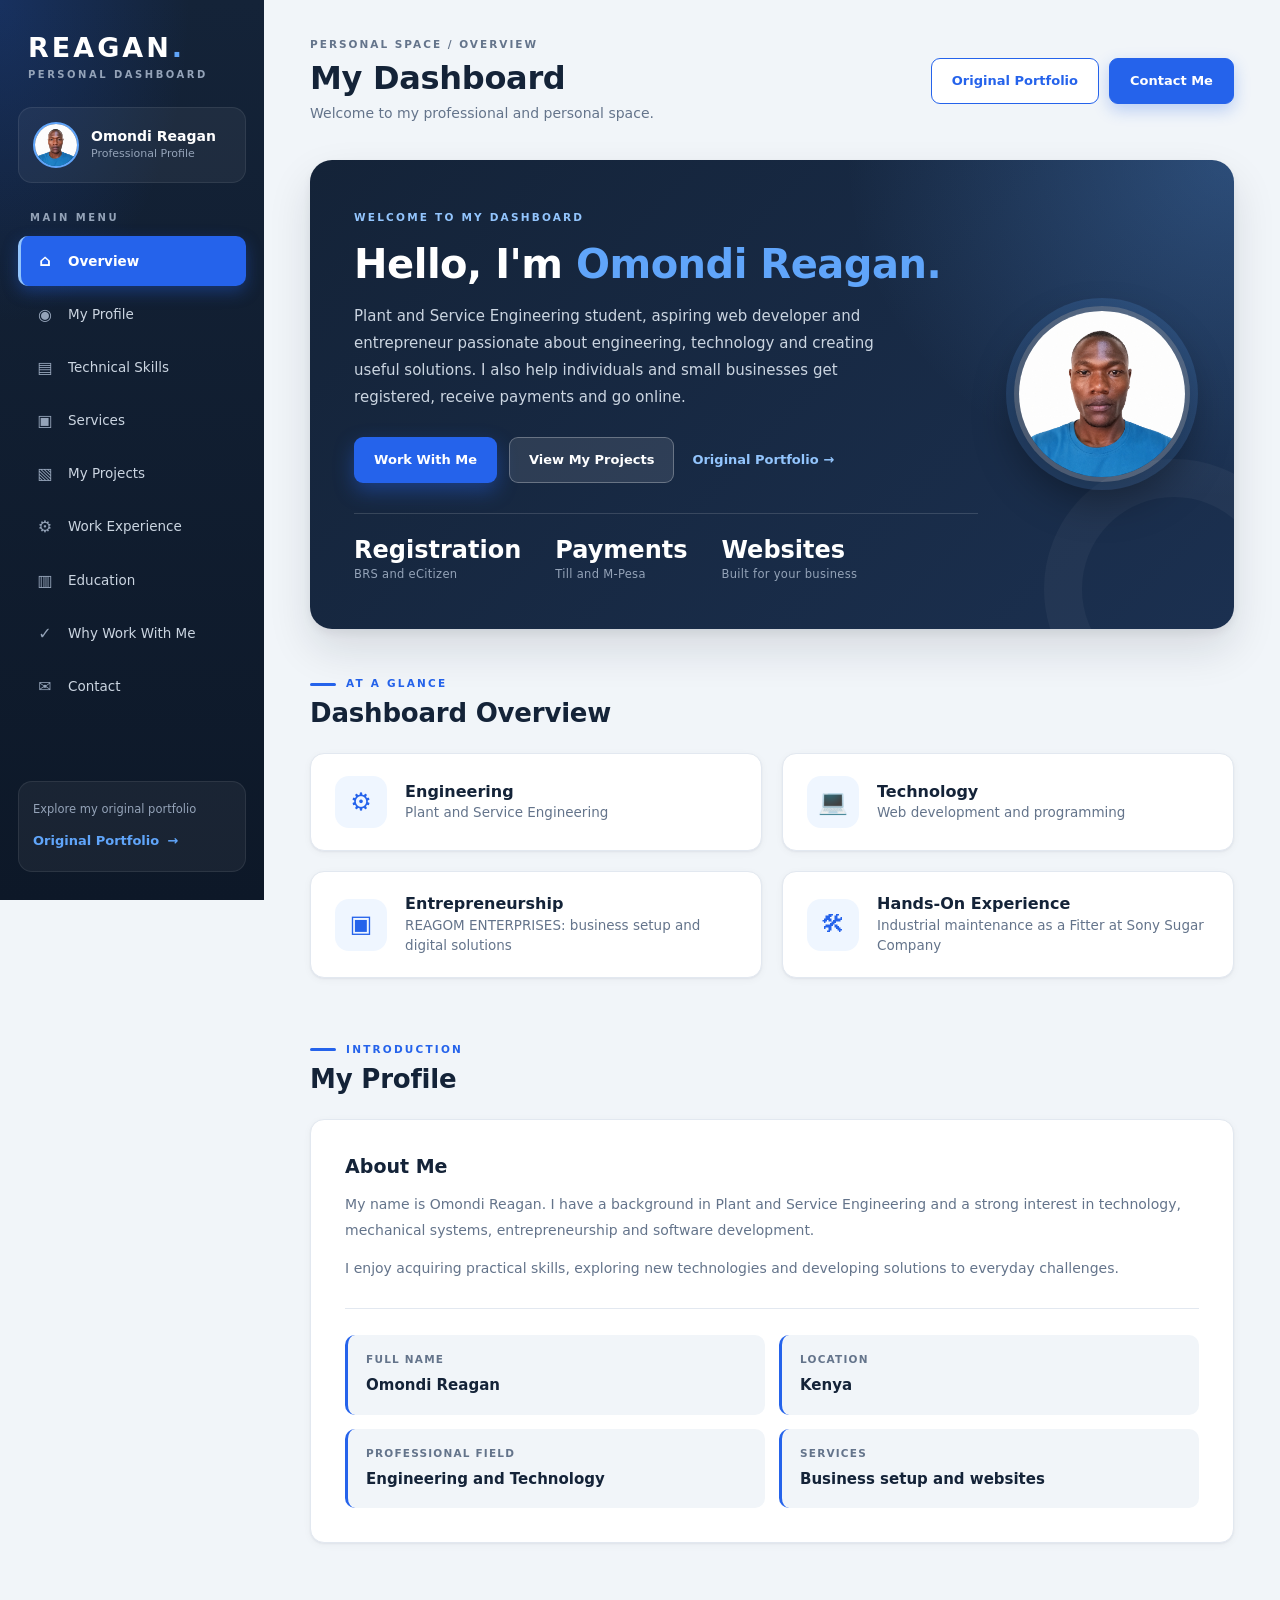
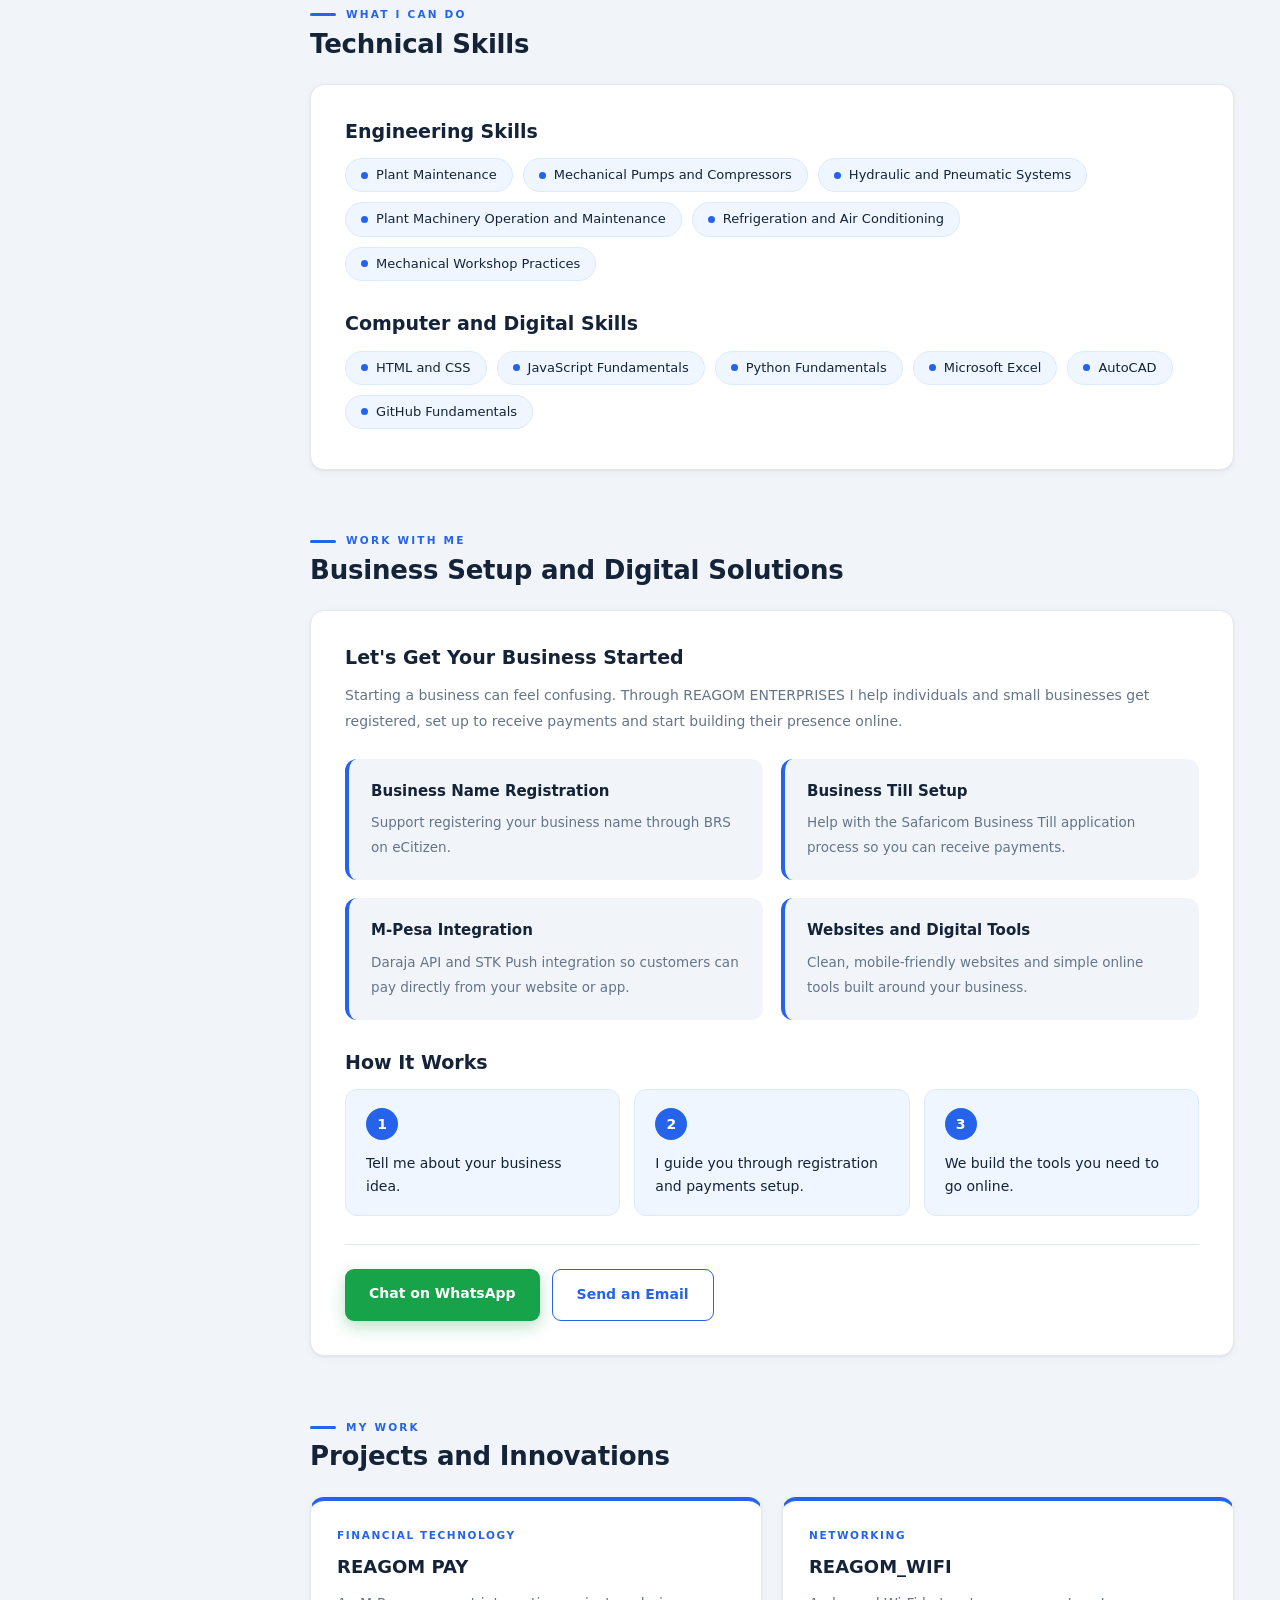
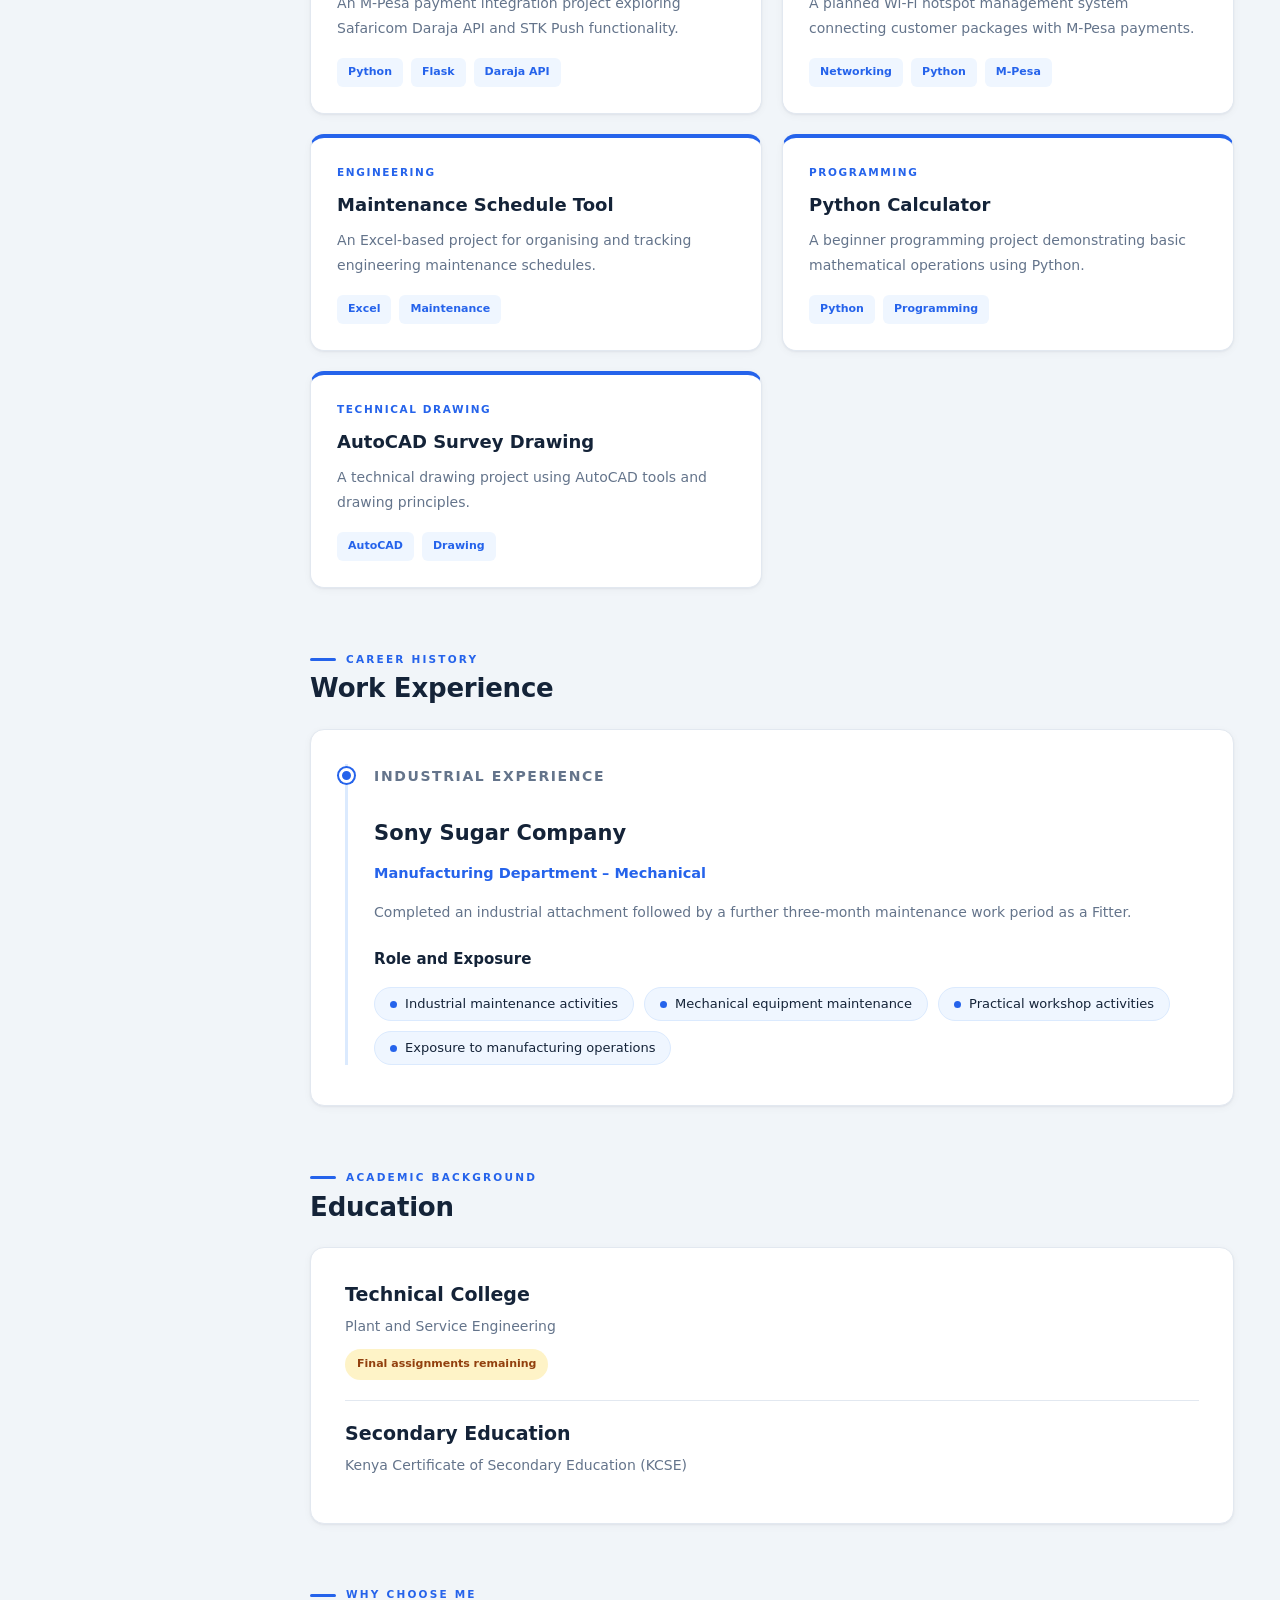
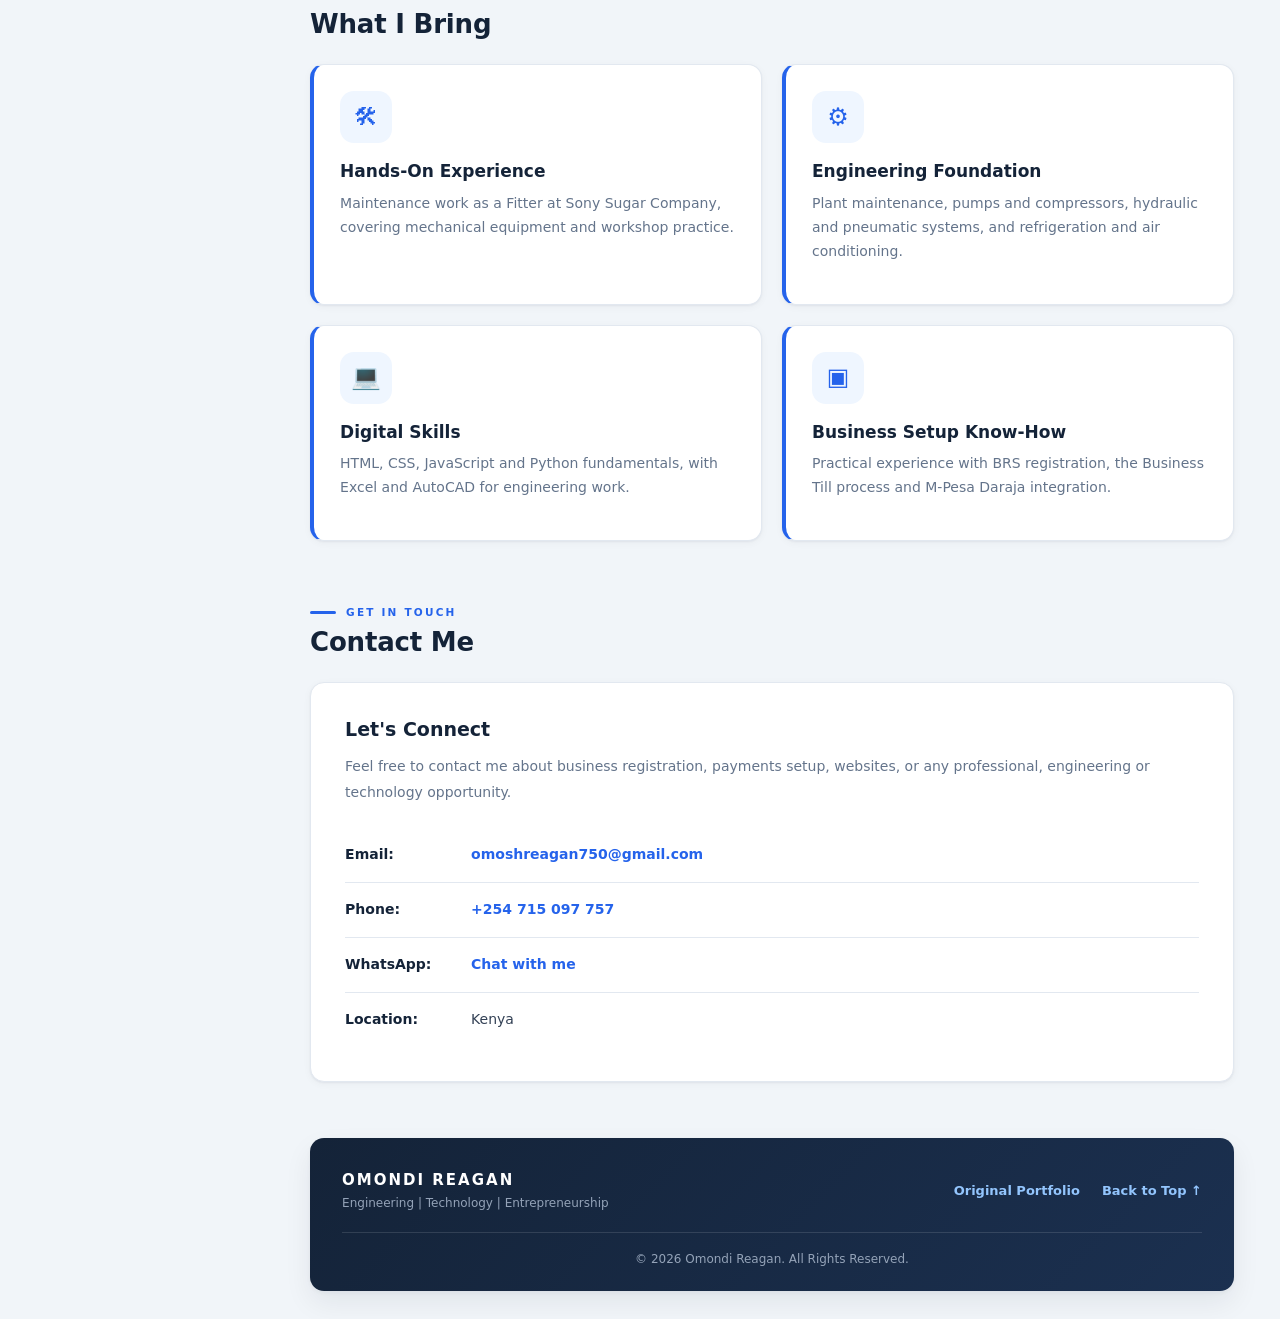
<file: index.html>
<!DOCTYPE html>
<html lang="en">

<head>
    <meta charset="UTF-8">
    <meta name="viewport" content="width=device-width, initial-scale=1.0">
    <meta name="theme-color" content="#142338">

    <title>Omondi Reagan | Professional Dashboard</title>
    <meta name="description" content="Professional dashboard and portfolio of Omondi Reagan: engineering student, aspiring developer and entrepreneur who helps small businesses register, receive payments and go online.">
    <meta name="author" content="Omondi Reagan">

    <!-- Social sharing preview -->
    <meta property="og:type" content="website">
    <meta property="og:title" content="Omondi Reagan | Professional Dashboard">
    <meta property="og:description" content="Engineering, technology and entrepreneurship portfolio of Omondi Reagan.">
    <meta property="og:image" content="reagan.jpeg">

    <!-- Browser tab icon -->
    <link rel="icon" href="data:image/svg+xml,%3Csvg xmlns='http://www.w3.org/2000/svg' viewBox='0 0 64 64'%3E%3Crect width='64' height='64' rx='14' fill='%23142338'/%3E%3Ctext x='32' y='44' font-family='Arial' font-size='34' font-weight='700' text-anchor='middle' fill='%2360a5fa'%3ER%3C/text%3E%3C/svg%3E">

    <!-- File name is case-sensitive on most web hosts: keep it lowercase -->
    <link rel="stylesheet" href="dashboard.css">
</head>

<body>

    <a href="#main" class="skip-link">Skip to main content</a>

    <!-- Phone / tablet: top bar with menu button -->
    <div class="mobile-bar">
        <button class="menu-toggle" type="button" aria-label="Open menu" aria-expanded="false" aria-controls="sidebar">
            <span></span><span></span><span></span>
        </button>
        <span class="mobile-brand">REAGAN<span>.</span></span>
    </div>

    <div class="sidebar-overlay"></div>

    <div class="dashboard">

        <!-- SIDEBAR -->
        <aside class="sidebar" id="sidebar">

            <button class="sidebar-close" type="button" aria-label="Close menu">&times;</button>

            <div class="brand">
                <h2>REAGAN<span>.</span></h2>
                <p>PERSONAL DASHBOARD</p>
            </div>

            <div class="profile-mini">
                <img src="reagan.jpeg" alt="" decoding="async">
                <div>
                    <h3>Omondi Reagan</h3>
                    <p>Professional Profile</p>
                </div>
            </div>

            <p class="nav-heading">MAIN MENU</p>

            <nav class="navigation" aria-label="Main navigation">
                <a href="#overview" class="active" aria-current="true"><span aria-hidden="true">⌂</span> Overview</a>
                <a href="#profile"><span aria-hidden="true">◉</span> My Profile</a>
                <a href="#skills"><span aria-hidden="true">▤</span> Technical Skills</a>
                <a href="#business"><span aria-hidden="true">▣</span> Services</a>
                <a href="#projects"><span aria-hidden="true">▧</span> My Projects</a>
                <a href="#experience"><span aria-hidden="true">⚙</span> Work Experience</a>
                <a href="#education"><span aria-hidden="true">▥</span> Education</a>
                <a href="#strengths"><span aria-hidden="true">✓</span> Why Work With Me</a>
                <a href="#contact"><span aria-hidden="true">✉</span> Contact</a>
            </nav>

            <div class="sidebar-bottom">
                <p>Explore my original portfolio</p>
                <a href="portfolio.html" class="portfolio-link">
                    Original Portfolio <span aria-hidden="true">→</span>
                </a>
            </div>

        </aside>


        <!-- MAIN CONTENT -->
        <main class="main-content" id="main">

            <!-- TOP HEADER -->
            <header class="topbar">

                <div>
                    <p class="breadcrumb">PERSONAL SPACE / OVERVIEW</p>
                    <h1>My Dashboard</h1>
                    <p class="top-description">Welcome to my professional and personal space.</p>
                </div>

                <div class="topbar-actions">
                    <a href="portfolio.html" class="top-portfolio-button">Original Portfolio</a>
                    <a href="#contact" class="contact-button">Contact Me</a>
                </div>

            </header>


            <!-- OVERVIEW -->
            <section id="overview" class="section" aria-labelledby="overview-title">

                <div class="welcome-card">

                    <div class="welcome-content">

                        <p class="eyebrow">WELCOME TO MY DASHBOARD</p>

                        <h2 id="overview-title">Hello, I'm <span>Omondi Reagan.</span></h2>

                        <p>
                            Plant and Service Engineering student, aspiring web developer
                            and entrepreneur passionate about engineering, technology
                            and creating useful solutions. I also help individuals and small
                            businesses get registered, receive payments and go online.
                        </p>

                        <div class="welcome-actions">
                            <a href="#business" class="primary-button">Work With Me</a>
                            <a href="#projects" class="secondary-button">View My Projects</a>
                            <a href="portfolio.html" class="portfolio-button">Original Portfolio →</a>
                        </div>

                        <div class="hero-stats">
                            <div>
                                <strong>Registration</strong>
                                <span>BRS and eCitizen</span>
                            </div>
                            <div>
                                <strong>Payments</strong>
                                <span>Till and M-Pesa</span>
                            </div>
                            <div>
                                <strong>Websites</strong>
                                <span>Built for your business</span>
                            </div>
                        </div>

                    </div>

                    <div class="welcome-image">
                        <img src="reagan.jpeg" alt="Portrait of Omondi Reagan" decoding="async">
                    </div>

                </div>


                <div class="section-title">
                    <div>
                        <p class="eyebrow">AT A GLANCE</p>
                        <h2>Dashboard Overview</h2>
                    </div>
                </div>


                <div class="overview-grid">

                    <div class="overview-card">
                        <div class="card-icon" aria-hidden="true">⚙</div>
                        <h3>Engineering</h3>
                        <p>Plant and Service Engineering</p>
                    </div>

                    <div class="overview-card">
                        <div class="card-icon" aria-hidden="true">💻</div>
                        <h3>Technology</h3>
                        <p>Web development and programming</p>
                    </div>

                    <div class="overview-card">
                        <div class="card-icon" aria-hidden="true">▣</div>
                        <h3>Entrepreneurship</h3>
                        <p>REAGOM ENTERPRISES: business setup and digital solutions</p>
                    </div>

                    <div class="overview-card">
                        <div class="card-icon" aria-hidden="true">🛠</div>
                        <h3>Hands-On Experience</h3>
                        <p>Industrial maintenance as a Fitter at Sony Sugar Company</p>
                    </div>

                </div>

            </section>


            <!-- PROFILE -->
            <section id="profile" class="section" aria-labelledby="profile-title">

                <div class="section-title">
                    <div>
                        <p class="eyebrow">INTRODUCTION</p>
                        <h2 id="profile-title">My Profile</h2>
                    </div>
                </div>

                <div class="content-card">

                    <h3>About Me</h3>

                    <p>
                        My name is Omondi Reagan. I have a background in Plant and
                        Service Engineering and a strong interest in technology,
                        mechanical systems, entrepreneurship and software development.
                    </p>

                    <p>
                        I enjoy acquiring practical skills, exploring new technologies
                        and developing solutions to everyday challenges.
                    </p>

                    <div class="information-grid">
                        <div>
                            <span>Full Name</span>
                            <strong>Omondi Reagan</strong>
                        </div>
                        <div>
                            <span>Location</span>
                            <strong>Kenya</strong>
                        </div>
                        <div>
                            <span>Professional Field</span>
                            <strong>Engineering and Technology</strong>
                        </div>
                        <div>
                            <span>Services</span>
                            <strong>Business setup and websites</strong>
                        </div>
                    </div>

                </div>

            </section>


            <!-- TECHNICAL SKILLS -->
            <section id="skills" class="section" aria-labelledby="skills-title">

                <div class="section-title">
                    <div>
                        <p class="eyebrow">WHAT I CAN DO</p>
                        <h2 id="skills-title">Technical Skills</h2>
                    </div>
                </div>

                <div class="content-card">

                    <h3>Engineering Skills</h3>
                    <ul class="skills-list">
                        <li>Plant Maintenance</li>
                        <li>Mechanical Pumps and Compressors</li>
                        <li>Hydraulic and Pneumatic Systems</li>
                        <li>Plant Machinery Operation and Maintenance</li>
                        <li>Refrigeration and Air Conditioning</li>
                        <li>Mechanical Workshop Practices</li>
                    </ul>

                    <h3>Computer and Digital Skills</h3>
                    <ul class="skills-list">
                        <li>HTML and CSS</li>
                        <li>JavaScript Fundamentals</li>
                        <li>Python Fundamentals</li>
                        <li>Microsoft Excel</li>
                        <li>AutoCAD</li>
                        <li>GitHub Fundamentals</li>
                    </ul>

                </div>

            </section>


            <!-- SERVICES / WORK WITH ME -->
            <section id="business" class="section" aria-labelledby="business-title">

                <div class="section-title">
                    <div>
                        <p class="eyebrow">WORK WITH ME</p>
                        <h2 id="business-title">Business Setup and Digital Solutions</h2>
                    </div>
                </div>

                <div class="content-card">

                    <h3>Let's Get Your Business Started</h3>

                    <p>
                        Starting a business can feel confusing. Through REAGOM ENTERPRISES
                        I help individuals and small businesses get registered, set up to
                        receive payments and start building their presence online.
                    </p>

                    <div class="business-grid">

                        <div class="business-item">
                            <h4>Business Name Registration</h4>
                            <p>Support registering your business name through BRS on eCitizen.</p>
                        </div>

                        <div class="business-item">
                            <h4>Business Till Setup</h4>
                            <p>Help with the Safaricom Business Till application process so you can receive payments.</p>
                        </div>

                        <div class="business-item">
                            <h4>M-Pesa Integration</h4>
                            <p>Daraja API and STK Push integration so customers can pay directly from your website or app.</p>
                        </div>

                        <div class="business-item">
                            <h4>Websites and Digital Tools</h4>
                            <p>Clean, mobile-friendly websites and simple online tools built around your business.</p>
                        </div>

                    </div>

                    <h3>How It Works</h3>

                    <ol class="service-steps">
                        <li>Tell me about your business idea.</li>
                        <li>I guide you through registration and payments setup.</li>
                        <li>We build the tools you need to go online.</li>
                    </ol>

                    <div class="service-cta">
                        <a href="https://wa.me/254715097757?text=Hello%20Reagan%2C%20I%20would%20like%20help%20with%20registering%20and%20setting%20up%20my%20business."
                           class="whatsapp-button" target="_blank" rel="noopener noreferrer">Chat on WhatsApp</a>
                        <a href="mailto:omoshreagan750@gmail.com?subject=Business%20setup%20enquiry"
                           class="email-button">Send an Email</a>
                    </div>

                </div>

            </section>


            <!-- PROJECTS -->
            <section id="projects" class="section" aria-labelledby="projects-title">

                <div class="section-title">
                    <div>
                        <p class="eyebrow">MY WORK</p>
                        <h2 id="projects-title">Projects and Innovations</h2>
                    </div>
                </div>

                <div class="project-grid">

                    <article class="project-card">
                        <p class="project-category">FINANCIAL TECHNOLOGY</p>
                        <h3>REAGOM PAY</h3>
                        <p>An M-Pesa payment integration project exploring Safaricom Daraja API and STK Push functionality.</p>
                        <div class="project-tags">
                            <span>Python</span>
                            <span>Flask</span>
                            <span>Daraja API</span>
                        </div>
                    </article>

                    <article class="project-card">
                        <p class="project-category">NETWORKING</p>
                        <h3>REAGOM_WIFI</h3>
                        <p>A planned Wi-Fi hotspot management system connecting customer packages with M-Pesa payments.</p>
                        <div class="project-tags">
                            <span>Networking</span>
                            <span>Python</span>
                            <span>M-Pesa</span>
                        </div>
                    </article>

                    <article class="project-card">
                        <p class="project-category">ENGINEERING</p>
                        <h3>Maintenance Schedule Tool</h3>
                        <p>An Excel-based project for organising and tracking engineering maintenance schedules.</p>
                        <div class="project-tags">
                            <span>Excel</span>
                            <span>Maintenance</span>
                        </div>
                    </article>

                    <article class="project-card">
                        <p class="project-category">PROGRAMMING</p>
                        <h3>Python Calculator</h3>
                        <p>A beginner programming project demonstrating basic mathematical operations using Python.</p>
                        <div class="project-tags">
                            <span>Python</span>
                            <span>Programming</span>
                        </div>
                    </article>

                    <article class="project-card">
                        <p class="project-category">TECHNICAL DRAWING</p>
                        <h3>AutoCAD Survey Drawing</h3>
                        <p>A technical drawing project using AutoCAD tools and drawing principles.</p>
                        <div class="project-tags">
                            <span>AutoCAD</span>
                            <span>Drawing</span>
                        </div>
                    </article>

                </div>

            </section>


            <!-- WORK EXPERIENCE -->
            <section id="experience" class="section" aria-labelledby="experience-title">

                <div class="section-title">
                    <div>
                        <p class="eyebrow">CAREER HISTORY</p>
                        <h2 id="experience-title">Work Experience</h2>
                    </div>
                </div>

                <div class="content-card">

                    <div class="experience-item">

                        <p class="project-category">INDUSTRIAL EXPERIENCE</p>

                        <h3>Sony Sugar Company</h3>

                        <p class="job-title">Manufacturing Department – Mechanical</p>

                        <p>
                            Completed an industrial attachment followed by a further
                            three-month maintenance work period as a Fitter.
                        </p>

                        <h4>Role and Exposure</h4>

                        <ul class="skills-list">
                            <li>Industrial maintenance activities</li>
                            <li>Mechanical equipment maintenance</li>
                            <li>Practical workshop activities</li>
                            <li>Exposure to manufacturing operations</li>
                        </ul>

                    </div>

                </div>

            </section>


            <!-- EDUCATION -->
            <section id="education" class="section" aria-labelledby="education-title">

                <div class="section-title">
                    <div>
                        <p class="eyebrow">ACADEMIC BACKGROUND</p>
                        <h2 id="education-title">Education</h2>
                    </div>
                </div>

                <div class="content-card">

                    <div class="education-item">
                        <h3>Technical College</h3>
                        <p>Plant and Service Engineering</p>
                        <span class="education-status">Final assignments remaining</span>
                    </div>

                    <div class="education-item">
                        <h3>Secondary Education</h3>
                        <p>Kenya Certificate of Secondary Education (KCSE)</p>
                    </div>

                </div>

            </section>


            <!-- WHY WORK WITH ME -->
            <section id="strengths" class="section" aria-labelledby="strengths-title">

                <div class="section-title">
                    <div>
                        <p class="eyebrow">WHY CHOOSE ME</p>
                        <h2 id="strengths-title">What I Bring</h2>
                    </div>
                </div>

                <div class="qualification-grid">

                    <div class="qualification-card">
                        <div class="card-icon" aria-hidden="true">🛠</div>
                        <h3>Hands-On Experience</h3>
                        <p>Maintenance work as a Fitter at Sony Sugar Company, covering mechanical equipment and workshop practice.</p>
                    </div>

                    <div class="qualification-card">
                        <div class="card-icon" aria-hidden="true">⚙</div>
                        <h3>Engineering Foundation</h3>
                        <p>Plant maintenance, pumps and compressors, hydraulic and pneumatic systems, and refrigeration and air conditioning.</p>
                    </div>

                    <div class="qualification-card">
                        <div class="card-icon" aria-hidden="true">💻</div>
                        <h3>Digital Skills</h3>
                        <p>HTML, CSS, JavaScript and Python fundamentals, with Excel and AutoCAD for engineering work.</p>
                    </div>

                    <div class="qualification-card">
                        <div class="card-icon" aria-hidden="true">▣</div>
                        <h3>Business Setup Know-How</h3>
                        <p>Practical experience with BRS registration, the Business Till process and M-Pesa Daraja integration.</p>
                    </div>

                </div>

            </section>


            <!-- CONTACT -->
            <section id="contact" class="section" aria-labelledby="contact-title">

                <div class="section-title">
                    <div>
                        <p class="eyebrow">GET IN TOUCH</p>
                        <h2 id="contact-title">Contact Me</h2>
                    </div>
                </div>

                <div class="content-card">

                    <h3>Let's Connect</h3>

                    <p>
                        Feel free to contact me about business registration, payments
                        setup, websites, or any professional, engineering or
                        technology opportunity.
                    </p>

                    <div class="contact-list">

                        <p>
                            <strong>Email:</strong>
                            <a href="mailto:omoshreagan750@gmail.com">omoshreagan750@gmail.com</a>
                        </p>

                        <p>
                            <strong>Phone:</strong>
                            <a href="tel:+254715097757">+254 715 097 757</a>
                        </p>

                        <p>
                            <strong>WhatsApp:</strong>
                            <a href="https://wa.me/254715097757" target="_blank" rel="noopener noreferrer">Chat with me</a>
                        </p>

                        <p>
                            <strong>Location:</strong> Kenya
                        </p>

                    </div>

                </div>

            </section>


            <!-- FOOTER -->
            <footer class="main-footer">

                <div>
                    <h3>OMONDI REAGAN</h3>
                    <p>Engineering | Technology | Entrepreneurship</p>
                </div>

                <div class="footer-links">
                    <a href="portfolio.html">Original Portfolio</a>
                    <a href="#overview">Back to Top ↑</a>
                </div>

                <p class="copyright">&copy; 2026 Omondi Reagan. All Rights Reserved.</p>

            </footer>

        </main>

    </div>

    <script>
        (function () {
            'use strict';

            /* 0. Slide-in sidebar menu on phones and tablets */
            var sidebar  = document.getElementById('sidebar');
            var toggle   = document.querySelector('.menu-toggle');
            var overlay  = document.querySelector('.sidebar-overlay');
            var closeBtn = document.querySelector('.sidebar-close');

            function setMenu(open) {
                sidebar.classList.toggle('open', open);
                overlay.classList.toggle('show', open);
                document.body.classList.toggle('menu-open', open);
                toggle.setAttribute('aria-expanded', open ? 'true' : 'false');
                toggle.setAttribute('aria-label', open ? 'Close menu' : 'Open menu');
                if (open) closeBtn.focus();
            }

            toggle.addEventListener('click', function () {
                setMenu(!sidebar.classList.contains('open'));
            });
            overlay.addEventListener('click', function () { setMenu(false); });
            closeBtn.addEventListener('click', function () { setMenu(false); toggle.focus(); });

            Array.prototype.forEach.call(
                document.querySelectorAll('.sidebar a'),
                function (a) { a.addEventListener('click', function () { setMenu(false); }); }
            );

            document.addEventListener('keydown', function (e) {
                if (e.key === 'Escape' && sidebar.classList.contains('open')) {
                    setMenu(false);
                    toggle.focus();
                }
            });

            window.addEventListener('resize', function () {
                if (window.innerWidth > 900 && sidebar.classList.contains('open')) setMenu(false);
            });

            /* 1. Highlight the sidebar link of the section currently in view */
            var links = Array.prototype.slice.call(
                document.querySelectorAll('.navigation a[href^="#"]')
            );

            function setActive(id) {
                links.forEach(function (link) {
                    var match = link.getAttribute('href') === '#' + id;
                    link.classList.toggle('active', match);
                    if (match) {
                        link.setAttribute('aria-current', 'true');
                    } else {
                        link.removeAttribute('aria-current');
                    }
                });
            }

            if (links.length && 'IntersectionObserver' in window) {
                var observer = new IntersectionObserver(function (entries) {
                    entries.forEach(function (entry) {
                        if (entry.isIntersecting) setActive(entry.target.id);
                    });
                }, { rootMargin: '-35% 0px -55% 0px', threshold: 0 });

                links.forEach(function (link) {
                    var section = document.getElementById(link.getAttribute('href').slice(1));
                    if (section) observer.observe(section);
                });
            }

            /* 2. If reagan.jpeg is missing, show a neat "OR" badge instead of a broken image */
            function useFallback(img) {
                if (img.dataset.fallbackDone) return;
                img.dataset.fallbackDone = 'true';
                var badge = document.createElement('div');
                badge.className = 'avatar-fallback';
                badge.setAttribute('role', 'img');
                badge.setAttribute('aria-label', 'Omondi Reagan');
                badge.textContent = 'OR';
                img.replaceWith(badge);
            }

            Array.prototype.forEach.call(
                document.querySelectorAll('.profile-mini img, .welcome-image img'),
                function (img) {
                    if (img.complete && img.naturalWidth === 0) {
                        useFallback(img);
                    } else {
                        img.addEventListener('error', function () { useFallback(img); });
                    }
                }
            );
        })();
    </script>

</body>
</html>
</file>
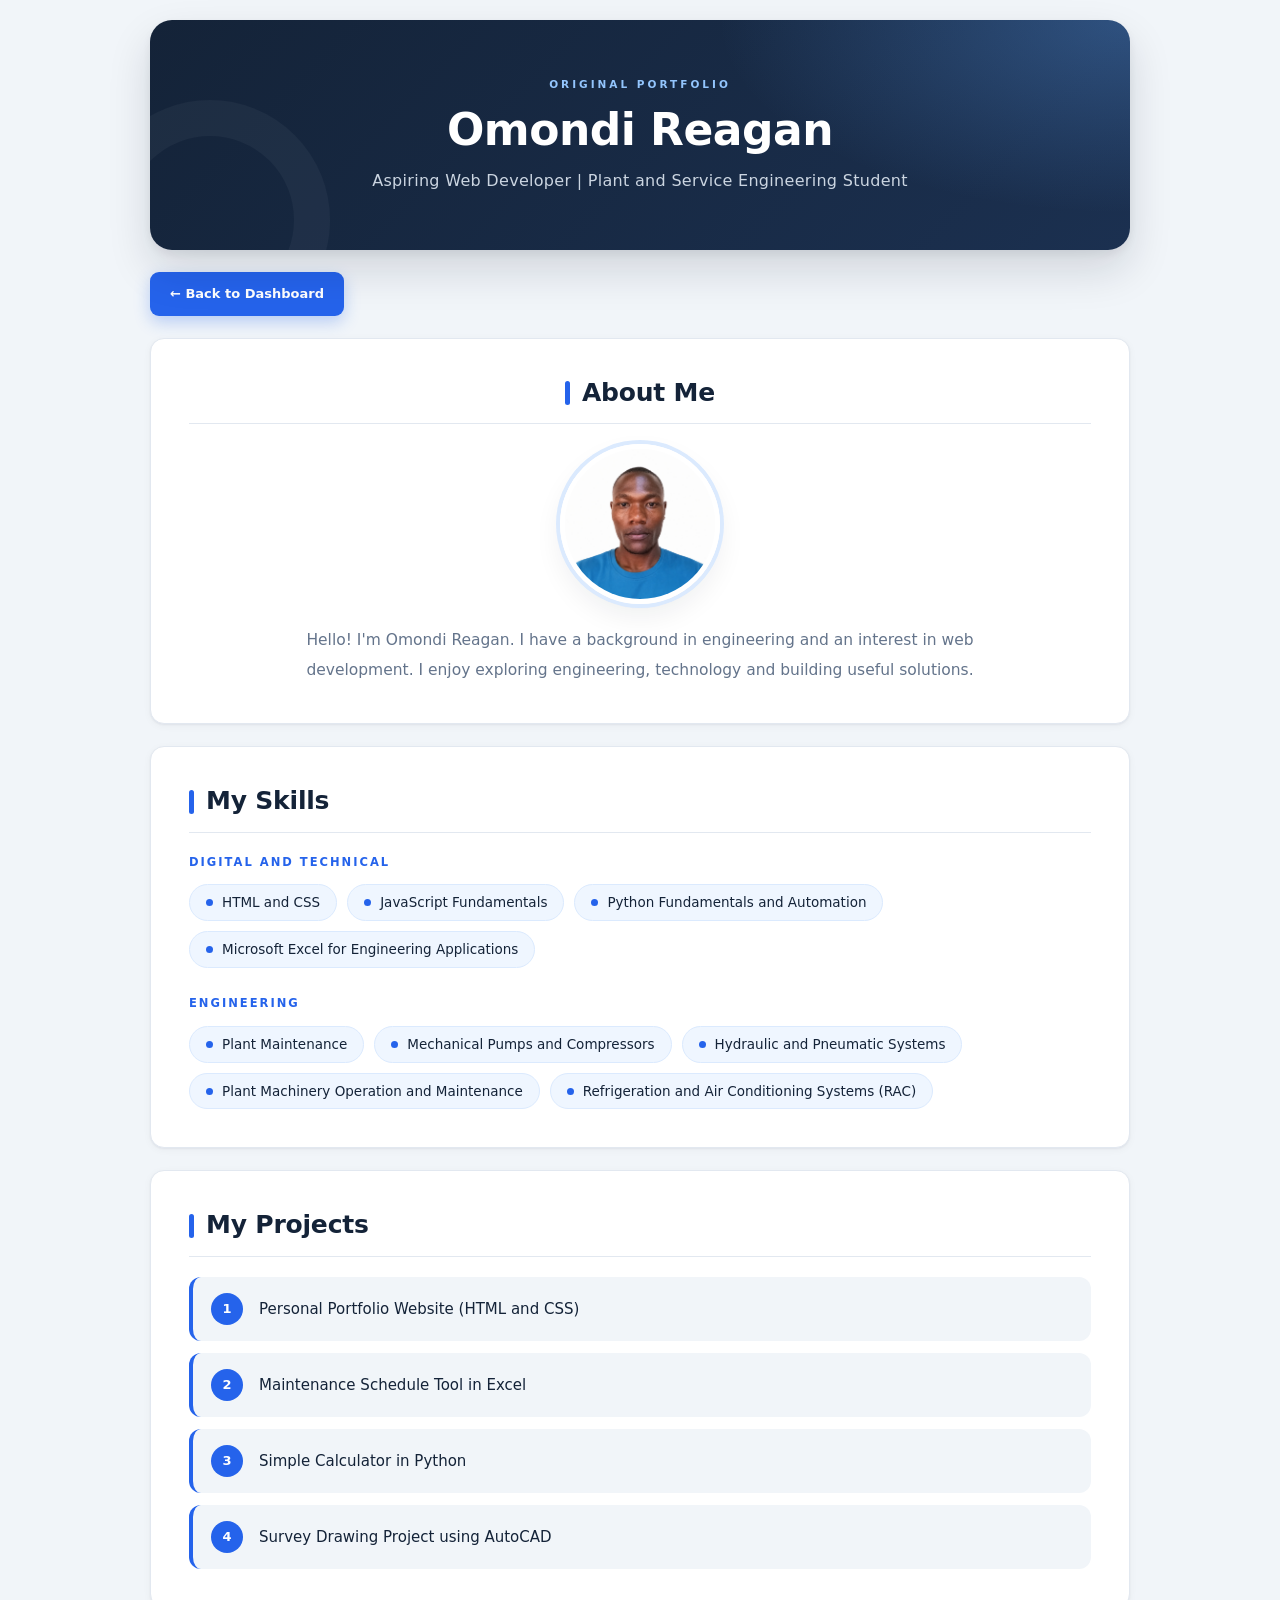
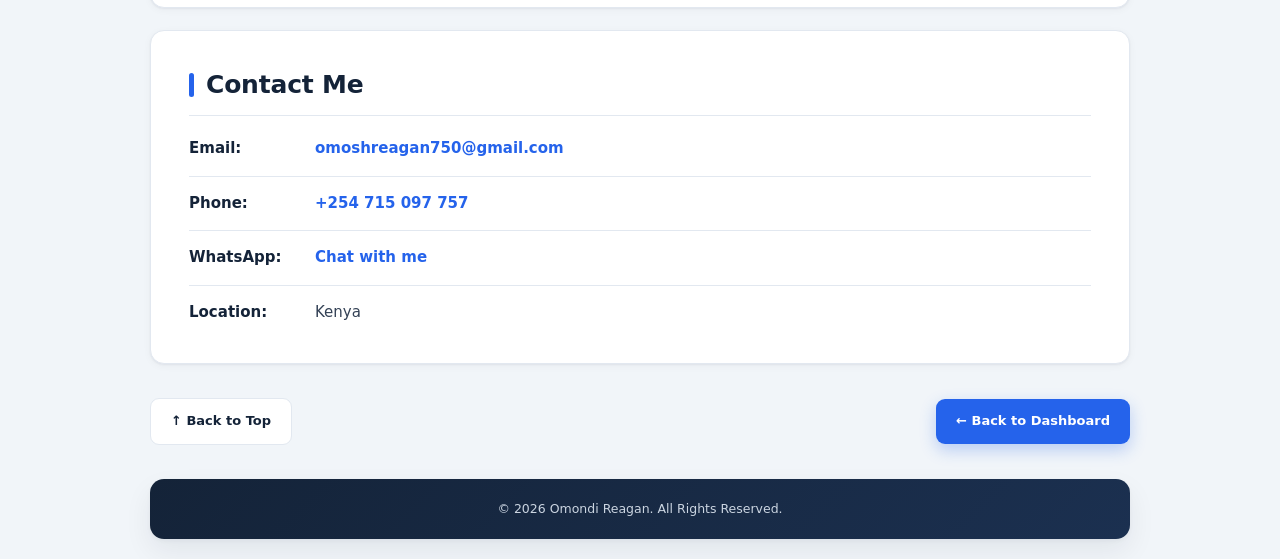
<file: portfolio.html>
<!DOCTYPE html>
<html lang="en">

<head>

    <meta charset="UTF-8">
    <meta name="viewport" content="width=device-width, initial-scale=1.0">
    <meta name="theme-color" content="#142338">

    <title>Omondi Reagan | Original Portfolio</title>
    <meta name="description" content="Personal portfolio of Omondi Reagan, showcasing engineering skills, technology interests and projects.">
    <meta name="author" content="Omondi Reagan">

    <!-- Social sharing preview -->
    <meta property="og:type" content="website">
    <meta property="og:title" content="Omondi Reagan | Original Portfolio">
    <meta property="og:description" content="Engineering skills, technology interests and projects of Omondi Reagan.">
    <meta property="og:image" content="reagan.jpeg">

    <!-- Browser tab icon -->
    <link rel="icon" href="data:image/svg+xml,%3Csvg xmlns='http://www.w3.org/2000/svg' viewBox='0 0 64 64'%3E%3Crect width='64' height='64' rx='14' fill='%23142338'/%3E%3Ctext x='32' y='44' font-family='Arial' font-size='34' font-weight='700' text-anchor='middle' fill='%2360a5fa'%3ER%3C/text%3E%3C/svg%3E">

    <!-- File name is case-sensitive on most web hosts: keep it lowercase -->
    <link rel="stylesheet" href="style.css">

</head>


<body id="top">

    <a href="#main" class="skip-link">Skip to main content</a>


    <!-- HEADER -->
    <header>

        <p class="eyebrow">ORIGINAL PORTFOLIO</p>

        <h1>Omondi Reagan</h1>

        <p>
            Aspiring Web Developer | Plant and Service Engineering Student
        </p>

    </header>


    <!-- MAIN CONTENT -->
    <main id="main">


        <!-- TOP NAVIGATION -->
        <div class="portfolio-navigation top-navigation">

            <a href="index.html" class="dashboard-button">
                ← Back to Dashboard
            </a>

        </div>


        <!-- ABOUT ME -->
        <section class="about" aria-labelledby="about-title">

            <h2 id="about-title">About Me</h2>

            <img src="reagan.jpeg" alt="Portrait of Omondi Reagan" decoding="async">

            <p>
                Hello! I'm Omondi Reagan. I have a background in
                engineering and an interest in web development.
                I enjoy exploring engineering, technology and
                building useful solutions.
            </p>

        </section>


        <!-- SKILLS -->
        <section class="skills" aria-labelledby="skills-title">

            <h2 id="skills-title">My Skills</h2>

            <div class="skill-group">

                <h3>Digital and Technical</h3>

                <ul>
                    <li>HTML and CSS</li>
                    <li>JavaScript Fundamentals</li>
                    <li>Python Fundamentals and Automation</li>
                    <li>Microsoft Excel for Engineering Applications</li>
                </ul>

            </div>

            <div class="skill-group">

                <h3>Engineering</h3>

                <ul>
                    <li>Plant Maintenance</li>
                    <li>Mechanical Pumps and Compressors</li>
                    <li>Hydraulic and Pneumatic Systems</li>
                    <li>Plant Machinery Operation and Maintenance</li>
                    <li>Refrigeration and Air Conditioning Systems (RAC)</li>
                </ul>

            </div>

        </section>


        <!-- PROJECTS -->
        <section class="projects" aria-labelledby="projects-title">

            <h2 id="projects-title">My Projects</h2>

            <ul>
                <li>Personal Portfolio Website (HTML and CSS)</li>
                <li>Maintenance Schedule Tool in Excel</li>
                <li>Simple Calculator in Python</li>
                <li>Survey Drawing Project using AutoCAD</li>
            </ul>

        </section>


        <!-- CONTACT -->
        <section class="contact" aria-labelledby="contact-title">

            <h2 id="contact-title">Contact Me</h2>

            <ul>

                <li>
                    <span class="label">Email:</span>
                    <a href="mailto:omoshreagan750@gmail.com">omoshreagan750@gmail.com</a>
                </li>

                <li>
                    <span class="label">Phone:</span>
                    <a href="tel:+254715097757">+254 715 097 757</a>
                </li>

                <li>
                    <span class="label">WhatsApp:</span>
                    <a href="https://wa.me/254715097757" target="_blank" rel="noopener noreferrer">Chat with me</a>
                </li>

                <li>
                    <span class="label">Location:</span>
                    Kenya
                </li>

            </ul>

        </section>


        <!-- BOTTOM NAVIGATION -->
        <div class="portfolio-navigation bottom-navigation">

            <a href="#top" class="top-button">
                ↑ Back to Top
            </a>

            <a href="index.html" class="dashboard-button">
                ← Back to Dashboard
            </a>

        </div>


    </main>


    <!-- FOOTER -->
    <footer>

        <p>
            &copy; 2026 Omondi Reagan. All Rights Reserved.
        </p>

    </footer>


    <script>
        /* If reagan.jpeg is missing, show a neat "OR" badge instead of a broken image */
        (function () {
            'use strict';

            function useFallback(img) {
                if (img.dataset.fallbackDone) return;
                img.dataset.fallbackDone = 'true';
                var badge = document.createElement('div');
                badge.className = 'avatar-fallback';
                badge.setAttribute('role', 'img');
                badge.setAttribute('aria-label', 'Omondi Reagan');
                badge.textContent = 'OR';
                img.replaceWith(badge);
            }

            var img = document.querySelector('.about img');
            if (!img) return;

            if (img.complete && img.naturalWidth === 0) {
                useFallback(img);
            } else {
                img.addEventListener('error', function () { useFallback(img); });
            }
        })();
    </script>

</body>
</html>
</file>
<file: dashboard.css>
/* =====================================================
   OMONDI REAGAN | PROFESSIONAL DASHBOARD
   Stylesheet — dashboard.css

   1.  Design tokens
   2.  Reset & base
   3.  Layout
   4.  Sidebar
   5.  Main content & top bar
   6.  Sections & headings
   7.  Hero / welcome card
   8.  Overview cards
   9.  Content cards, profile, skills
   10. Business
   11. Projects
   12. Experience & education
   13. Qualifications
   14. Contact
   15. Footer
   16. Accessibility
   17. Responsive (tablet, mobile, small phone)
   18. Print
===================================================== */


/* =====================================================
   1. DESIGN TOKENS
===================================================== */

:root {
    --navy-900: #0d1828;
    --navy-800: #142338;
    --navy-700: #1b3050;
    --navy-600: #263c57;

    --blue-600: #2563eb;
    --blue-700: #1d4ed8;
    --blue-400: #60a5fa;
    --blue-300: #93c5fd;
    --blue-100: #dbeafe;
    --blue-50:  #eff6ff;

    --ink:      #142338;
    --text:     #334155;
    --muted:    #64748b;
    --line:     #e2e8f0;
    --surface:  #ffffff;
    --page:     #f1f5f9;

    --success-bg: #dcfce7;
    --success-tx: #166534;
    --warn-bg:    #fef3c7;
    --warn-tx:    #92400e;

    --radius-sm: 8px;
    --radius:    14px;
    --radius-lg: 22px;

    --shadow-sm: 0 1px 2px rgba(15, 23, 42, .05), 0 2px 8px rgba(15, 23, 42, .04);
    --shadow:    0 2px 4px rgba(15, 23, 42, .04), 0 12px 28px rgba(15, 23, 42, .07);
    --shadow-lg: 0 4px 8px rgba(15, 23, 42, .06), 0 20px 44px rgba(15, 23, 42, .12);

    --sidebar-w: 264px;
    --font: "Segoe UI", system-ui, -apple-system, "Helvetica Neue", Arial, sans-serif;
}


/* =====================================================
   2. RESET & BASE
===================================================== */

*,
*::before,
*::after {
    margin: 0;
    padding: 0;
    box-sizing: border-box;
}

html {
    scroll-behavior: smooth;
    -webkit-text-size-adjust: 100%;
}

body {
    font-family: var(--font);
    background: var(--page);
    color: var(--text);
    font-size: 15px;
    line-height: 1.7;
    -webkit-font-smoothing: antialiased;
    text-rendering: optimizeLegibility;
}

img {
    display: block;
    max-width: 100%;
}

ul {
    list-style: none;
}

a {
    color: inherit;
    text-decoration: none;
    transition: color .25s ease, background .25s ease,
                border-color .25s ease, transform .25s ease,
                box-shadow .25s ease;
}


/* =====================================================
   3. LAYOUT
===================================================== */

.dashboard {
    display: flex;
    min-height: 100vh;
}


/* =====================================================
   4. SIDEBAR
===================================================== */

.sidebar {
    width: var(--sidebar-w);
    height: 100vh;
    height: 100dvh;
    min-height: 0;

    background:
        radial-gradient(120% 60% at 0% 0%, rgba(37, 99, 235, .22) 0%, transparent 60%),
        linear-gradient(180deg, var(--navy-800) 0%, var(--navy-900) 100%);
    color: #ffffff;

    padding: 28px 18px;

    position: fixed;
    top: 0;
    left: 0;

    display: flex;
    flex-direction: column;

    overflow-y: auto;
    overflow-x: hidden;
    overscroll-behavior: contain;

    scrollbar-width: thin;
    scrollbar-color: #475569 transparent;

    z-index: 100;
}

.sidebar > * {
    flex-shrink: 0;
}

.sidebar::-webkit-scrollbar { width: 6px; }
.sidebar::-webkit-scrollbar-track { background: transparent; }
.sidebar::-webkit-scrollbar-thumb { background: #475569; border-radius: 10px; }
.sidebar::-webkit-scrollbar-thumb:hover { background: #64748b; }


/* Brand */

.brand {
    padding: 4px 10px 24px;
}

.brand h2 {
    font-size: 27px;
    font-weight: 800;
    letter-spacing: 3px;
    color: #ffffff;
    line-height: 1.2;
}

.brand h2 span {
    color: var(--blue-400);
}

.brand p {
    color: #94a3b8;
    font-size: 10px;
    letter-spacing: 2.5px;
    font-weight: 700;
    margin-top: 2px;
}


/* Mini profile */

.profile-mini {
    display: flex;
    align-items: center;
    gap: 12px;

    padding: 14px;
    margin-bottom: 26px;

    background: rgba(255, 255, 255, .05);
    border: 1px solid rgba(255, 255, 255, .08);
    border-radius: var(--radius);
}

.profile-mini img,
.profile-mini .avatar-fallback {
    width: 46px;
    height: 46px;
    flex-shrink: 0;

    border-radius: 50%;
    object-fit: cover;

    border: 2px solid var(--blue-400);
}

.profile-mini h3 {
    font-size: 14px;
    font-weight: 700;
    color: #ffffff;
    line-height: 1.3;
}

.profile-mini p {
    font-size: 11px;
    color: #94a3b8;
}


/* Avatar fallback (shown by script if the photo is missing) */

.avatar-fallback {
    display: grid;
    place-items: center;
    background: linear-gradient(135deg, var(--blue-600), var(--navy-700));
    color: #ffffff;
    font-weight: 800;
    letter-spacing: 1px;
}

.profile-mini .avatar-fallback { font-size: 15px; }


/* Navigation */

.nav-heading {
    color: #94a3b8;
    font-size: 10px;
    letter-spacing: 2.5px;
    font-weight: 700;

    padding: 0 12px;
    margin-bottom: 10px;
}

.navigation {
    display: flex;
    flex-direction: column;
    gap: 4px;
}

.navigation a {
    display: flex;
    align-items: center;
    gap: 13px;

    color: #cbd5e1;

    padding: 11px 14px;

    font-size: 13.5px;
    font-weight: 500;

    border-radius: 10px;
    border-left: 3px solid transparent;
}

.navigation a span {
    width: 20px;
    text-align: center;
    font-size: 16px;
    color: #94a3b8;
    transition: color .25s ease;
}

.navigation a:hover {
    background: rgba(255, 255, 255, .07);
    color: #ffffff;
    transform: translateX(3px);
}

.navigation a:hover span {
    color: var(--blue-400);
}

/* Active link — set by the script as you scroll */
.navigation a.active {
    background: var(--blue-600);
    color: #ffffff;
    border-left-color: var(--blue-300);
    font-weight: 600;
    box-shadow: 0 6px 16px rgba(37, 99, 235, .35);
}

.navigation a.active span {
    color: #ffffff;
}


/* Sidebar bottom */

.sidebar-bottom {
    margin-top: auto;
    padding: 18px 14px;

    background: rgba(255, 255, 255, .05);
    border: 1px solid rgba(255, 255, 255, .08);
    border-radius: var(--radius);
}

.sidebar-bottom p {
    color: #94a3b8;
    font-size: 11.5px;
    margin-bottom: 8px;
}

.portfolio-link {
    display: inline-flex;
    align-items: center;
    gap: 8px;

    color: var(--blue-400);

    font-size: 13px;
    font-weight: 700;
}

.portfolio-link:hover {
    color: #ffffff;
}

.portfolio-link span {
    transition: transform .2s ease;
}

.portfolio-link:hover span {
    transform: translateX(5px);
}


/* Mobile top bar, close button and overlay (only shown on small screens) */

.mobile-bar {
    display: none;

    position: sticky;
    top: 0;
    z-index: 90;

    align-items: center;
    gap: 14px;

    height: 58px;
    padding: 0 16px;

    background: linear-gradient(135deg, var(--navy-800), var(--navy-700));
    color: #ffffff;

    box-shadow: 0 2px 12px rgba(13, 24, 40, .25);
}

.mobile-brand {
    font-size: 19px;
    font-weight: 800;
    letter-spacing: 3px;
}

.mobile-brand span {
    color: var(--blue-400);
}

.menu-toggle {
    display: inline-flex;
    flex-direction: column;
    justify-content: center;
    gap: 5px;

    width: 42px;
    height: 42px;
    padding: 0 10px;

    background: rgba(255, 255, 255, .08);
    border: 1px solid rgba(255, 255, 255, .16);
    border-radius: 10px;

    cursor: pointer;
}

.menu-toggle span {
    display: block;
    height: 2px;
    border-radius: 2px;
    background: #ffffff;
}

.menu-toggle:focus-visible,
.sidebar-close:focus-visible {
    outline: 3px solid var(--blue-300);
    outline-offset: 2px;
}

.sidebar-close {
    display: none;
    place-items: center;

    position: absolute;
    top: 14px;
    right: 14px;

    width: 36px;
    height: 36px;

    background: rgba(255, 255, 255, .08);
    border: 1px solid rgba(255, 255, 255, .16);
    border-radius: 10px;

    color: #ffffff;
    font-size: 20px;
    line-height: 1;

    cursor: pointer;
}

.sidebar-overlay {
    display: none;

    position: fixed;
    inset: 0;
    z-index: 250;

    background: rgba(13, 24, 40, .6);

    opacity: 0;
    pointer-events: none;

    transition: opacity .3s ease;
}

.sidebar-overlay.show {
    opacity: 1;
    pointer-events: auto;
}


/* =====================================================
   5. MAIN CONTENT & TOP BAR
===================================================== */

.main-content {
    width: calc(100% - var(--sidebar-w));
    margin-left: var(--sidebar-w);

    padding: 36px clamp(20px, 3.6vw, 52px) 28px;

    min-width: 0;
}

.main-content > * {
    max-width: 1120px;
    margin-left: auto;
    margin-right: auto;
}

.topbar {
    display: flex;
    align-items: center;
    justify-content: space-between;
    gap: 20px;

    margin-bottom: 34px;
}

.breadcrumb {
    font-size: 10.5px;
    letter-spacing: 2px;
    color: var(--muted);
    font-weight: 700;
}

.topbar h1 {
    font-size: clamp(26px, 3vw, 32px);
    font-weight: 800;
    color: var(--ink);
    margin: 4px 0;
    line-height: 1.25;
    letter-spacing: -.3px;
}

.top-description {
    font-size: 14px;
    color: var(--muted);
}

.topbar-actions {
    display: flex;
    align-items: center;
    gap: 10px;
    flex-wrap: wrap;
}

.contact-button,
.top-portfolio-button {
    display: inline-block;
    padding: 11px 20px;

    border-radius: 9px;

    font-size: 13px;
    font-weight: 700;

    white-space: nowrap;
}

.contact-button {
    background: var(--blue-600);
    color: #ffffff;
    border: 1px solid var(--blue-600);
    box-shadow: 0 6px 16px rgba(37, 99, 235, .28);
}

.contact-button:hover {
    background: var(--blue-700);
    border-color: var(--blue-700);
    transform: translateY(-2px);
}

.top-portfolio-button {
    background: var(--surface);
    color: var(--blue-600);
    border: 1px solid var(--blue-600);
}

.top-portfolio-button:hover {
    background: var(--blue-50);
    transform: translateY(-2px);
}


/* =====================================================
   6. SECTIONS & HEADINGS
===================================================== */

.section {
    margin-bottom: 56px;
    scroll-margin-top: 28px;
}

.section-title {
    display: flex;
    justify-content: space-between;
    align-items: center;

    margin-bottom: 22px;
}

.eyebrow {
    display: inline-flex;
    align-items: center;
    gap: 10px;

    font-size: 10.5px;
    color: var(--blue-600);
    font-weight: 800;
    letter-spacing: 2.2px;
}

.section-title .eyebrow::before {
    content: "";
    width: 26px;
    height: 3px;
    border-radius: 3px;
    background: var(--blue-600);
}

.section-title h2 {
    font-size: clamp(22px, 2.4vw, 26px);
    font-weight: 800;
    color: var(--ink);
    line-height: 1.35;
    letter-spacing: -.2px;
    margin-top: 2px;
}


/* =====================================================
   7. HERO / WELCOME CARD
===================================================== */

.welcome-card {
    position: relative;
    overflow: hidden;

    background:
        radial-gradient(70% 120% at 100% 0%, rgba(96, 165, 250, .28) 0%, transparent 60%),
        linear-gradient(135deg, var(--navy-800) 0%, var(--navy-700) 100%);
    color: #ffffff;

    padding: clamp(26px, 4vw, 44px);

    display: flex;
    align-items: center;
    justify-content: space-between;
    gap: 36px;

    border-radius: var(--radius-lg);
    box-shadow: var(--shadow-lg);

    margin-bottom: 40px;
}

.welcome-card::after {
    content: "";
    position: absolute;
    right: -70px;
    bottom: -90px;
    width: 260px;
    height: 260px;
    border-radius: 50%;
    border: 38px solid rgba(255, 255, 255, .04);
    pointer-events: none;
}

.welcome-content {
    flex: 1;
    position: relative;
    z-index: 1;
}

.welcome-content .eyebrow {
    color: var(--blue-300);
}

.welcome-content h2 {
    font-size: clamp(28px, 3.6vw, 40px);
    font-weight: 800;
    color: #ffffff;
    margin: 10px 0 14px;
    line-height: 1.25;
    letter-spacing: -.5px;
}

.welcome-content h2 span {
    color: var(--blue-400);
}

.welcome-content > p:not(.eyebrow) {
    font-size: 15px;
    color: #cbd5e1;
    max-width: 560px;
    line-height: 1.8;
}

.welcome-image {
    position: relative;
    z-index: 1;
    flex-shrink: 0;
}

.welcome-image img,
.welcome-image .avatar-fallback {
    width: 176px;
    height: 176px;

    border-radius: 50%;
    object-fit: cover;

    border: 5px solid rgba(255, 255, 255, .22);
    box-shadow: 0 0 0 8px rgba(96, 165, 250, .16), 0 18px 40px rgba(0, 0, 0, .35);
}

.welcome-image .avatar-fallback { font-size: 44px; }

.welcome-actions {
    display: flex;
    flex-wrap: wrap;
    align-items: center;
    gap: 12px;

    margin-top: 26px;
}

.primary-button,
.secondary-button,
.portfolio-button {
    display: inline-block;

    padding: 12px 20px;

    border-radius: 9px;

    font-size: 13px;
    font-weight: 700;
}

.primary-button {
    background: var(--blue-600);
    color: #ffffff;
    box-shadow: 0 8px 20px rgba(37, 99, 235, .4);
}

.primary-button:hover {
    background: #3b82f6;
    transform: translateY(-2px);
}

.secondary-button {
    background: rgba(255, 255, 255, .1);
    color: #ffffff;
    border: 1px solid rgba(255, 255, 255, .28);
    padding: 11px 19px;
}

.secondary-button:hover {
    background: rgba(255, 255, 255, .18);
    transform: translateY(-2px);
}

.portfolio-button {
    color: var(--blue-300);
    padding-left: 6px;
    padding-right: 6px;
}

.portfolio-button:hover {
    color: #ffffff;
    transform: translateX(3px);
}


/* Hero stat strip */

.hero-stats {
    display: flex;
    flex-wrap: wrap;
    gap: 14px 34px;

    margin-top: 30px;
    padding-top: 22px;

    border-top: 1px solid rgba(255, 255, 255, .14);
}

.hero-stats div {
    display: flex;
    flex-direction: column;
}

.hero-stats strong {
    font-size: 24px;
    font-weight: 800;
    color: #ffffff;
    line-height: 1.2;
}

.hero-stats span {
    font-size: 11.5px;
    color: #94a3b8;
    letter-spacing: .3px;
}


/* =====================================================
   8. OVERVIEW CARDS
===================================================== */

.overview-grid {
    display: grid;
    grid-template-columns: repeat(2, minmax(0, 1fr));
    gap: 20px;
}

.overview-card {
    display: grid;
    grid-template-columns: auto 1fr;
    column-gap: 18px;
    align-items: center;

    background: var(--surface);

    padding: 22px 24px;

    border-radius: var(--radius);
    border: 1px solid var(--line);

    box-shadow: var(--shadow-sm);

    transition: transform .25s ease, box-shadow .25s ease, border-color .25s ease;
}

.overview-card:hover {
    transform: translateY(-4px);
    box-shadow: var(--shadow);
    border-color: var(--blue-100);
}

.card-icon {
    grid-row: span 2;

    display: grid;
    place-items: center;

    width: 52px;
    height: 52px;

    font-size: 24px;
    color: var(--blue-600);

    background: var(--blue-50);
    border-radius: 14px;
}

.overview-card h3 {
    color: var(--ink);
    font-size: 16px;
    font-weight: 700;
    line-height: 1.3;
    align-self: end;
}

.overview-card p {
    color: var(--muted);
    font-size: 13.5px;
    line-height: 1.5;
    align-self: start;
}


/* =====================================================
   9. CONTENT CARDS, PROFILE, SKILLS
===================================================== */

.content-card {
    background: var(--surface);

    padding: clamp(22px, 3vw, 34px);

    border-radius: var(--radius);
    border: 1px solid var(--line);

    box-shadow: var(--shadow-sm);
}

.content-card h3 {
    color: var(--ink);
    font-size: 19px;
    font-weight: 700;
    margin: 0 0 12px;
    line-height: 1.35;
}

.content-card h3:not(:first-child) {
    margin-top: 30px;
}

.content-card p {
    color: var(--muted);
    font-size: 14px;
    line-height: 1.85;
    margin-bottom: 13px;
}


/* Profile information */

.information-grid {
    display: grid;
    grid-template-columns: repeat(2, minmax(0, 1fr));
    gap: 14px;

    margin-top: 26px;
    padding-top: 26px;

    border-top: 1px solid var(--line);
}

.information-grid div {
    display: flex;
    flex-direction: column;
    gap: 4px;

    padding: 16px 18px;

    background: var(--page);
    border-radius: 10px;
    border-left: 3px solid var(--blue-600);
}

.information-grid span {
    font-size: 10.5px;
    letter-spacing: 1.2px;
    text-transform: uppercase;
    color: var(--muted);
    font-weight: 700;
}

.information-grid strong {
    font-size: 15px;
    color: var(--ink);
}


/* Skills as chips */

.skills-list {
    display: flex;
    flex-wrap: wrap;
    gap: 10px;

    margin: 14px 0 6px;
}

.skills-list li {
    display: inline-flex;
    align-items: center;
    gap: 8px;

    font-size: 13px;
    font-weight: 500;
    color: var(--ink);

    background: var(--blue-50);
    border: 1px solid var(--blue-100);
    border-radius: 999px;

    padding: 7px 15px;
    line-height: 1.4;

    transition: background .2s ease, transform .2s ease;
}

.skills-list li::before {
    content: "";
    width: 7px;
    height: 7px;
    border-radius: 50%;
    background: var(--blue-600);
    flex-shrink: 0;
}

.skills-list li:hover {
    background: var(--blue-100);
    transform: translateY(-2px);
}


/* =====================================================
   10. BUSINESS
===================================================== */

.business-grid {
    display: grid;
    grid-template-columns: repeat(2, minmax(0, 1fr));
    gap: 18px;

    margin-top: 24px;
}

.business-item {
    background: var(--page);

    padding: 20px 22px;

    border-radius: 12px;
    border-left: 4px solid var(--blue-600);

    transition: background .2s ease, transform .2s ease;
}

.business-item:hover {
    background: var(--blue-50);
    transform: translateY(-3px);
}

.business-item h4 {
    color: var(--ink);
    font-size: 15px;
    font-weight: 700;
    margin-bottom: 6px;
}

.business-item p {
    font-size: 13.5px;
    margin-bottom: 0;
}


/* Services: steps and call-to-action buttons */

.service-steps {
    counter-reset: step;
    display: grid;
    grid-template-columns: repeat(3, minmax(0, 1fr));
    gap: 14px;

    margin-top: 14px;
}

.service-steps li {
    counter-increment: step;

    display: flex;
    flex-direction: column;
    gap: 12px;

    padding: 18px 20px;

    background: var(--blue-50);
    border: 1px solid var(--blue-100);
    border-radius: 12px;

    color: var(--ink);
    font-size: 14px;
    font-weight: 500;
    line-height: 1.6;
}

.service-steps li::before {
    content: counter(step);

    display: grid;
    place-items: center;

    width: 32px;
    height: 32px;

    background: var(--blue-600);
    color: #ffffff;

    border-radius: 50%;
    font-size: 14px;
    font-weight: 800;
}

.service-cta {
    display: flex;
    flex-wrap: wrap;
    gap: 12px;

    margin-top: 28px;
    padding-top: 24px;

    border-top: 1px solid var(--line);
}

.whatsapp-button,
.email-button {
    display: inline-block;

    padding: 13px 24px;

    border-radius: 9px;

    font-size: 14px;
    font-weight: 700;
}

.whatsapp-button {
    background: #16a34a;
    color: #ffffff;
    box-shadow: 0 6px 16px rgba(22, 163, 74, .3);
}

.whatsapp-button:hover {
    background: #15803d;
    transform: translateY(-2px);
}

.email-button {
    background: var(--surface);
    color: var(--blue-600);
    border: 1px solid var(--blue-600);
}

.email-button:hover {
    background: var(--blue-50);
    transform: translateY(-2px);
}

@media (max-width: 700px) {

    .service-steps {
        grid-template-columns: 1fr;
    }

    .service-cta a {
        flex: 1 1 100%;
        text-align: center;
    }

}


/* =====================================================
   11. PROJECTS
===================================================== */

.project-grid {
    display: grid;
    grid-template-columns: repeat(2, minmax(0, 1fr));
    gap: 20px;
}

.project-card {
    display: flex;
    flex-direction: column;

    background: var(--surface);

    padding: 26px;

    border-radius: var(--radius);
    border: 1px solid var(--line);
    border-top: 4px solid var(--blue-600);

    box-shadow: var(--shadow-sm);

    transition: transform .25s ease, box-shadow .25s ease;
}

.project-card:hover {
    transform: translateY(-5px);
    box-shadow: var(--shadow);
}

.project-category {
    color: var(--blue-600);
    font-size: 10.5px;
    font-weight: 800;
    letter-spacing: 1.6px;
}

.project-card h3 {
    font-size: 18px;
    font-weight: 700;
    color: var(--ink);
    margin: 8px 0 8px;
}

.project-card p:not(.project-category) {
    color: var(--muted);
    font-size: 14px;
    line-height: 1.75;
}

.project-tags {
    display: flex;
    flex-wrap: wrap;
    gap: 8px;
    margin-top: auto;
    padding-top: 18px;
}

.project-tags span {
    background: var(--blue-50);
    color: var(--blue-600);

    padding: 5px 11px;

    border-radius: 6px;
    font-size: 11px;
    font-weight: 700;
}


/* =====================================================
   12. EXPERIENCE & EDUCATION
===================================================== */

.experience-item {
    position: relative;
    border-left: 3px solid var(--blue-100);
    padding-left: 26px;
}

.experience-item::before {
    content: "";
    position: absolute;
    left: -9px;
    top: 4px;
    width: 15px;
    height: 15px;
    border-radius: 50%;
    background: var(--blue-600);
    border: 3px solid var(--surface);
    box-shadow: 0 0 0 2px var(--blue-600);
}

.experience-item h3 {
    font-size: 21px;
    margin-top: 4px;
}

.experience-item h4 {
    color: var(--ink);
    font-size: 15px;
    margin-top: 22px;
    margin-bottom: 4px;
}

.content-card .job-title {
    color: var(--blue-600);
    font-weight: 700;
    font-size: 14.5px;
}

.education-item {
    padding: 20px 0;
    border-bottom: 1px solid var(--line);
}

.education-item:first-child { padding-top: 0; }

.education-item:last-child {
    border-bottom: none;
    padding-bottom: 0;
}

.education-item h3 {
    margin: 0 0 6px;
}

.education-item p {
    margin-bottom: 10px;
}

.education-status,
.qualification-status {
    display: inline-block;

    background: var(--blue-50);
    color: var(--blue-600);

    padding: 6px 12px;

    border-radius: 999px;
    font-size: 11px;
    font-weight: 700;
}

.education-status {
    background: var(--warn-bg);
    color: var(--warn-tx);
}

.qualification-status {
    background: var(--success-bg);
    color: var(--success-tx);
}


/* =====================================================
   13. QUALIFICATIONS
===================================================== */

.qualification-grid {
    display: grid;
    grid-template-columns: repeat(2, minmax(0, 1fr));
    gap: 20px;
}

.qualification-card {
    background: var(--surface);

    padding: 26px;

    border-radius: var(--radius);
    border: 1px solid var(--line);
    border-left: 4px solid var(--blue-600);

    box-shadow: var(--shadow-sm);

    transition: transform .25s ease, box-shadow .25s ease;
}

.qualification-card:hover {
    transform: translateY(-4px);
    box-shadow: var(--shadow);
}

.qualification-card .card-icon {
    margin-bottom: 14px;
}

.qualification-card h3 {
    font-size: 17px;
    font-weight: 700;
    color: var(--ink);
    margin-bottom: 6px;
}

.qualification-card p {
    font-size: 14px;
    color: var(--muted);
    margin-bottom: 14px;
}


/* =====================================================
   14. CONTACT
===================================================== */

.contact-list {
    margin-top: 22px;
}

.contact-list p {
    display: flex;
    flex-wrap: wrap;
    gap: 4px 16px;

    padding: 14px 0;
    border-bottom: 1px solid var(--line);
    margin-bottom: 0;

    color: var(--text);
}

.contact-list p:last-child {
    border-bottom: none;
}

.contact-list strong {
    flex: 0 0 110px;
    color: var(--ink);
}

.contact-list a {
    color: var(--blue-600);
    font-weight: 600;
    word-break: break-word;
}

.contact-list a:hover {
    color: var(--blue-700);
    text-decoration: underline;
}


/* =====================================================
   15. FOOTER
===================================================== */

.main-footer {
    background: linear-gradient(135deg, var(--navy-800), var(--navy-700));

    padding: 30px 32px 22px;

    margin-top: 48px;

    display: flex;
    align-items: center;
    justify-content: space-between;
    flex-wrap: wrap;
    gap: 18px;

    border-radius: var(--radius);
    box-shadow: var(--shadow);
}

.main-footer h3 {
    color: #ffffff;
    font-size: 15px;
    letter-spacing: 2px;
}

.main-footer p {
    color: #94a3b8;
    font-size: 12px;
}

.footer-links {
    display: flex;
    flex-wrap: wrap;
    gap: 22px;
}

.footer-links a {
    color: var(--blue-300);
    font-size: 13px;
    font-weight: 700;
}

.footer-links a:hover {
    color: #ffffff;
    text-decoration: underline;
}

.main-footer .copyright {
    width: 100%;
    padding-top: 16px;
    border-top: 1px solid rgba(255, 255, 255, .12);
    margin-bottom: 0;
    text-align: center;
}


/* =====================================================
   16. ACCESSIBILITY
===================================================== */

a:focus-visible {
    outline: 3px solid var(--blue-300);
    outline-offset: 3px;
    border-radius: 6px;
}

.skip-link {
    position: absolute;
    left: -9999px;
    top: 0;
}

.skip-link:focus {
    left: 14px;
    top: 14px;
    z-index: 1000;

    background: #ffffff;
    color: var(--ink);

    padding: 10px 16px;

    border-radius: 8px;
    font-weight: 700;
    box-shadow: var(--shadow-lg);
}

@media (prefers-reduced-motion: reduce) {
    html { scroll-behavior: auto; }

    *,
    *::before,
    *::after {
        transition: none !important;
        animation: none !important;
    }
}


/* =====================================================
   17. RESPONSIVE
===================================================== */

/* ---------- Laptop / small desktop ---------- */

@media (max-width: 1100px) {

    .welcome-image img,
    .welcome-image .avatar-fallback {
        width: 148px;
        height: 148px;
    }

}


/* ---------- Tablet & phone: sidebar becomes a slide-in menu from the left ---------- */

@media (max-width: 900px) {

    .dashboard {
        display: block;
    }

    /* Top bar with the menu button */
    .mobile-bar {
        display: flex;
    }

    /* The full sidebar, hidden off-screen to the left until opened */
    .sidebar {
        width: min(282px, 86vw);
        height: 100vh;
        height: 100dvh;

        transform: translateX(-105%);
        visibility: hidden;

        transition: transform .3s ease, visibility .3s ease;

        z-index: 300;
    }

    .sidebar.open {
        transform: translateX(0);
        visibility: visible;
        box-shadow: 0 0 44px rgba(0, 0, 0, .5);
    }

    .sidebar-close {
        display: grid;
    }

    .sidebar-overlay {
        display: block;
    }

    body.menu-open {
        overflow: hidden;
    }

    .main-content {
        width: 100%;
        margin-left: 0;
        padding: 24px 22px;
    }

    .section {
        scroll-margin-top: 80px;
    }

    .welcome-card {
        padding: 28px;
    }

}


/* ---------- Mobile ---------- */

@media (max-width: 600px) {

    body {
        font-size: 14px;
    }

    .main-content {
        padding: 20px 14px;
    }

    .topbar {
        align-items: flex-start;
        flex-direction: column;
        gap: 16px;
        margin-bottom: 26px;
    }

    .topbar-actions {
        width: 100%;
    }

    .topbar-actions a {
        flex: 1;
        text-align: center;
    }

    .welcome-card {
        flex-direction: column-reverse;
        align-items: flex-start;
        gap: 24px;
        padding: 24px 22px;
    }

    .welcome-image img,
    .welcome-image .avatar-fallback {
        width: 118px;
        height: 118px;
    }

    .welcome-image .avatar-fallback { font-size: 32px; }

    .welcome-content > p:not(.eyebrow) {
        font-size: 14px;
    }

    .hero-stats {
        gap: 14px 26px;
    }

    .hero-stats strong { font-size: 21px; }

    .overview-grid,
    .project-grid,
    .business-grid,
    .qualification-grid,
    .information-grid {
        grid-template-columns: 1fr;
    }

    .overview-card {
        padding: 18px 20px;
    }

    .content-card {
        padding: 22px 20px;
    }

    .contact-list strong {
        flex-basis: 100%;
    }

    .main-footer {
        flex-direction: column;
        align-items: flex-start;
        padding: 24px 22px 18px;
    }

    .main-footer .copyright {
        text-align: left;
    }

}


/* ---------- Small phone ---------- */

@media (max-width: 380px) {

    .welcome-actions {
        flex-direction: column;
        align-items: stretch;
    }

    .welcome-actions a {
        text-align: center;
    }

}


/* =====================================================
   18. PRINT
===================================================== */

@media print {

    body {
        background: #ffffff;
        font-size: 12px;
    }

    .sidebar,
    .mobile-bar,
    .sidebar-overlay,
    .topbar-actions,
    .welcome-actions,
    .skip-link,
    .footer-links {
        display: none !important;
    }

    .main-content {
        width: 100%;
        margin: 0;
        padding: 0;
    }

    .welcome-card,
    .main-footer {
        background: #ffffff;
        color: #000000;
        box-shadow: none;
        border: 1px solid var(--line);
    }

    .welcome-content h2,
    .welcome-content > p:not(.eyebrow),
    .hero-stats strong,
    .main-footer h3 {
        color: #000000;
    }

    .overview-card,
    .content-card,
    .project-card,
    .qualification-card {
        box-shadow: none;
        break-inside: avoid;
    }

    .section {
        break-inside: avoid;
        margin-bottom: 28px;
    }

}
</file>
<file: style.css>
/* =====================================================
   OMONDI REAGAN | ORIGINAL PORTFOLIO
   Stylesheet — style.css

   1.  Design tokens
   2.  Reset & base
   3.  Header
   4.  Main & navigation buttons
   5.  Section cards (shared)
   6.  About
   7.  Skills
   8.  Projects
   9.  Contact
   10. Footer
   11. Accessibility
   12. Responsive
   13. Print
===================================================== */


/* =====================================================
   1. DESIGN TOKENS
===================================================== */

:root {
    --navy-900: #0d1828;
    --navy-800: #142338;
    --navy-700: #1b3050;

    --blue-600: #2563eb;
    --blue-700: #1d4ed8;
    --blue-400: #60a5fa;
    --blue-300: #93c5fd;
    --blue-100: #dbeafe;
    --blue-50:  #eff6ff;

    --ink:     #142338;
    --text:    #334155;
    --muted:   #64748b;
    --line:    #e2e8f0;
    --surface: #ffffff;
    --page:    #f1f5f9;

    --radius:    14px;
    --radius-lg: 22px;

    --shadow-sm: 0 1px 2px rgba(15, 23, 42, .05), 0 2px 8px rgba(15, 23, 42, .04);
    --shadow:    0 2px 4px rgba(15, 23, 42, .04), 0 12px 28px rgba(15, 23, 42, .07);
    --shadow-lg: 0 4px 8px rgba(15, 23, 42, .06), 0 20px 44px rgba(15, 23, 42, .14);

    --font: "Segoe UI", system-ui, -apple-system, "Helvetica Neue", Arial, sans-serif;
}


/* =====================================================
   2. RESET & BASE
===================================================== */

*,
*::before,
*::after {
    margin: 0;
    padding: 0;
    box-sizing: border-box;
}

html {
    scroll-behavior: smooth;
    -webkit-text-size-adjust: 100%;
}

body {
    font-family: var(--font);
    background: var(--page);
    color: var(--text);
    font-size: 15px;
    line-height: 1.7;
    -webkit-font-smoothing: antialiased;
    text-rendering: optimizeLegibility;
}

img {
    display: block;
    max-width: 100%;
}

ul {
    list-style: none;
}

a {
    color: inherit;
    text-decoration: none;
    transition: color .25s ease, background .25s ease,
                transform .25s ease, box-shadow .25s ease;
}


/* =====================================================
   3. HEADER
===================================================== */

header {
    position: relative;
    overflow: hidden;

    max-width: 980px;
    margin: 20px auto 0;

    background:
        radial-gradient(70% 140% at 100% 0%, rgba(96, 165, 250, .30) 0%, transparent 60%),
        linear-gradient(135deg, var(--navy-800) 0%, var(--navy-700) 100%);
    color: #ffffff;

    text-align: center;

    padding: clamp(34px, 6vw, 56px) 24px;

    border-radius: var(--radius-lg);
    box-shadow: var(--shadow-lg);
}

header::after {
    content: "";
    position: absolute;
    left: -60px;
    bottom: -90px;
    width: 240px;
    height: 240px;
    border-radius: 50%;
    border: 36px solid rgba(255, 255, 255, .04);
    pointer-events: none;
}

header .eyebrow {
    position: relative;
    z-index: 1;

    font-size: 10.5px;
    font-weight: 800;
    letter-spacing: 3px;
    color: var(--blue-300);

    margin-bottom: 10px;
}

header h1 {
    position: relative;
    z-index: 1;

    font-size: clamp(30px, 5vw, 44px);
    font-weight: 800;
    letter-spacing: -.5px;
    line-height: 1.2;

    margin-bottom: 10px;
}

header p:not(.eyebrow) {
    position: relative;
    z-index: 1;

    color: #cbd5e1;
    font-size: clamp(13px, 2vw, 16px);
    letter-spacing: .3px;
}


/* =====================================================
   4. MAIN & NAVIGATION BUTTONS
===================================================== */

main {
    width: 100%;
    max-width: 980px;
    margin: 0 auto;
    padding: 0 0 6px;
}

.portfolio-navigation {
    display: flex;
    align-items: center;
    gap: 12px;
    flex-wrap: wrap;
}

.top-navigation {
    margin: 22px 0;
}

.bottom-navigation {
    justify-content: space-between;
    margin: 34px 0 10px;
}

.dashboard-button,
.top-button {
    display: inline-block;

    padding: 11px 20px;

    border-radius: 9px;

    font-size: 13px;
    font-weight: 700;
}

.dashboard-button {
    background: var(--blue-600);
    color: #ffffff;
    box-shadow: 0 6px 16px rgba(37, 99, 235, .28);
}

.dashboard-button:hover {
    background: var(--blue-700);
    transform: translateY(-2px);
}

.top-button {
    background: var(--surface);
    color: var(--ink);
    border: 1px solid var(--line);
}

.top-button:hover {
    background: var(--blue-50);
    color: var(--blue-600);
    transform: translateY(-2px);
}


/* =====================================================
   5. SECTION CARDS (SHARED)
===================================================== */

.about,
.skills,
.projects,
.contact {
    background: var(--surface);

    padding: clamp(24px, 4vw, 38px);
    margin: 0 0 22px;

    border-radius: var(--radius);
    border: 1px solid var(--line);

    box-shadow: var(--shadow-sm);
}

.about h2,
.skills h2,
.projects h2,
.contact h2 {
    display: flex;
    align-items: center;
    gap: 12px;

    color: var(--ink);
    font-size: clamp(21px, 3vw, 25px);
    font-weight: 800;
    letter-spacing: -.2px;
    line-height: 1.3;

    margin-bottom: 20px;
    padding-bottom: 14px;

    border-bottom: 1px solid var(--line);
}

.about h2::before,
.skills h2::before,
.projects h2::before,
.contact h2::before {
    content: "";
    width: 5px;
    height: 24px;
    border-radius: 4px;
    background: var(--blue-600);
    flex-shrink: 0;
}


/* =====================================================
   6. ABOUT
===================================================== */

.about {
    text-align: center;
}

.about h2 {
    justify-content: center;
}

.about img,
.about .avatar-fallback {
    width: 160px;
    height: 160px;

    border-radius: 50%;
    object-fit: cover;

    margin: 8px auto 22px;

    border: 5px solid var(--surface);
    box-shadow: 0 0 0 4px var(--blue-100), var(--shadow);
}

.avatar-fallback {
    display: grid;
    place-items: center;

    background: linear-gradient(135deg, var(--blue-600), var(--navy-700));
    color: #ffffff;
    font-size: 40px;
    font-weight: 800;
    letter-spacing: 1px;
}

.about p {
    max-width: 700px;
    margin: 0 auto;

    color: var(--muted);
    font-size: 15.5px;
    line-height: 1.9;
}


/* =====================================================
   7. SKILLS
===================================================== */

.skill-group + .skill-group {
    margin-top: 26px;
}

.skills h3 {
    font-size: 11.5px;
    font-weight: 800;
    letter-spacing: 2px;
    text-transform: uppercase;
    color: var(--blue-600);

    margin-bottom: 12px;
}

.skills ul {
    display: flex;
    flex-wrap: wrap;
    gap: 10px;
}

.skills li {
    display: inline-flex;
    align-items: center;
    gap: 9px;

    font-size: 13.5px;
    font-weight: 500;
    color: var(--ink);
    line-height: 1.4;

    background: var(--blue-50);
    border: 1px solid var(--blue-100);
    border-radius: 999px;

    padding: 8px 16px;

    transition: background .2s ease, transform .2s ease;
}

.skills li::before {
    content: "";
    width: 7px;
    height: 7px;
    border-radius: 50%;
    background: var(--blue-600);
    flex-shrink: 0;
}

.skills li:hover {
    background: var(--blue-100);
    transform: translateY(-2px);
}


/* =====================================================
   8. PROJECTS
===================================================== */

.projects ul {
    display: grid;
    gap: 12px;
    counter-reset: project;
}

.projects li {
    counter-increment: project;

    display: flex;
    align-items: center;
    gap: 16px;

    font-size: 15px;
    font-weight: 500;
    color: var(--ink);
    line-height: 1.5;

    padding: 16px 18px;

    background: var(--page);
    border-radius: 12px;
    border-left: 4px solid var(--blue-600);

    transition: background .2s ease, transform .2s ease;
}

.projects li::before {
    content: counter(project);

    display: grid;
    place-items: center;

    width: 32px;
    height: 32px;
    flex-shrink: 0;

    background: var(--blue-600);
    color: #ffffff;

    border-radius: 50%;
    font-size: 13px;
    font-weight: 800;
}

.projects li:hover {
    background: var(--blue-50);
    transform: translateX(4px);
}


/* =====================================================
   9. CONTACT
===================================================== */

.contact li {
    display: flex;
    flex-wrap: wrap;
    gap: 2px 16px;

    padding: 14px 0;
    border-bottom: 1px solid var(--line);

    color: var(--text);
    font-size: 15px;
}

.contact li:first-child {
    padding-top: 0;
}

.contact li:last-child {
    border-bottom: none;
    padding-bottom: 0;
}

.contact .label {
    flex: 0 0 110px;
    font-weight: 700;
    color: var(--ink);
}

.contact a {
    color: var(--blue-600);
    font-weight: 600;
    word-break: break-word;
}

.contact a:hover {
    color: var(--blue-700);
    text-decoration: underline;
}


/* =====================================================
   10. FOOTER
===================================================== */

footer {
    max-width: 980px;
    margin: 18px auto 20px;

    background: linear-gradient(135deg, var(--navy-800), var(--navy-700));
    color: #cbd5e1;

    text-align: center;

    padding: 20px 16px;

    border-radius: var(--radius);
    box-shadow: var(--shadow);
}

footer p {
    font-size: 12.5px;
    line-height: 1.6;
}


/* =====================================================
   11. ACCESSIBILITY
===================================================== */

a:focus-visible {
    outline: 3px solid var(--blue-300);
    outline-offset: 3px;
    border-radius: 6px;
}

.skip-link {
    position: absolute;
    left: -9999px;
    top: 0;
}

.skip-link:focus {
    left: 14px;
    top: 14px;
    z-index: 1000;

    background: #ffffff;
    color: var(--ink);

    padding: 10px 16px;

    border-radius: 8px;
    font-weight: 700;
    box-shadow: var(--shadow-lg);
}

@media (prefers-reduced-motion: reduce) {
    html { scroll-behavior: auto; }

    *,
    *::before,
    *::after {
        transition: none !important;
        animation: none !important;
    }
}


/* =====================================================
   12. RESPONSIVE
===================================================== */

/* The page's side gutters on narrower screens */
@media (max-width: 1020px) {

    header,
    main,
    footer {
        margin-left: 16px;
        margin-right: 16px;
        width: auto;
    }

    main {
        padding: 0;
    }

}

@media (max-width: 600px) {

    body {
        font-size: 14px;
    }

    header,
    main,
    footer {
        margin-left: 10px;
        margin-right: 10px;
    }

    header {
        margin-top: 10px;
        padding: 32px 18px;
    }

    .top-navigation {
        margin: 16px 0;
    }

    .about,
    .skills,
    .projects,
    .contact {
        padding: 22px 18px;
        margin-bottom: 16px;
    }

    .about img,
    .about .avatar-fallback {
        width: 130px;
        height: 130px;
    }

    .about p {
        font-size: 14.5px;
    }

    .skills li {
        font-size: 13px;
        padding: 7px 13px;
    }

    .projects li {
        font-size: 14px;
        padding: 14px;
        gap: 12px;
    }

    .contact li {
        font-size: 14px;
    }

    .contact .label {
        flex-basis: 100%;
    }

    .bottom-navigation {
        flex-direction: column;
        align-items: stretch;
        margin: 22px 0 6px;
    }

    .bottom-navigation a {
        text-align: center;
    }

}

@media (max-width: 350px) {

    .dashboard-button,
    .top-button {
        font-size: 12px;
        padding: 10px 12px;
    }

}


/* =====================================================
   13. PRINT
===================================================== */

@media print {

    body {
        background: #ffffff;
        font-size: 12px;
    }

    .portfolio-navigation,
    .skip-link {
        display: none !important;
    }

    header,
    footer {
        background: #ffffff;
        color: #000000;
        box-shadow: none;
        border: 1px solid var(--line);
    }

    header h1,
    header p:not(.eyebrow),
    footer p {
        color: #000000;
    }

    .about,
    .skills,
    .projects,
    .contact {
        box-shadow: none;
        break-inside: avoid;
    }

}
</file>
